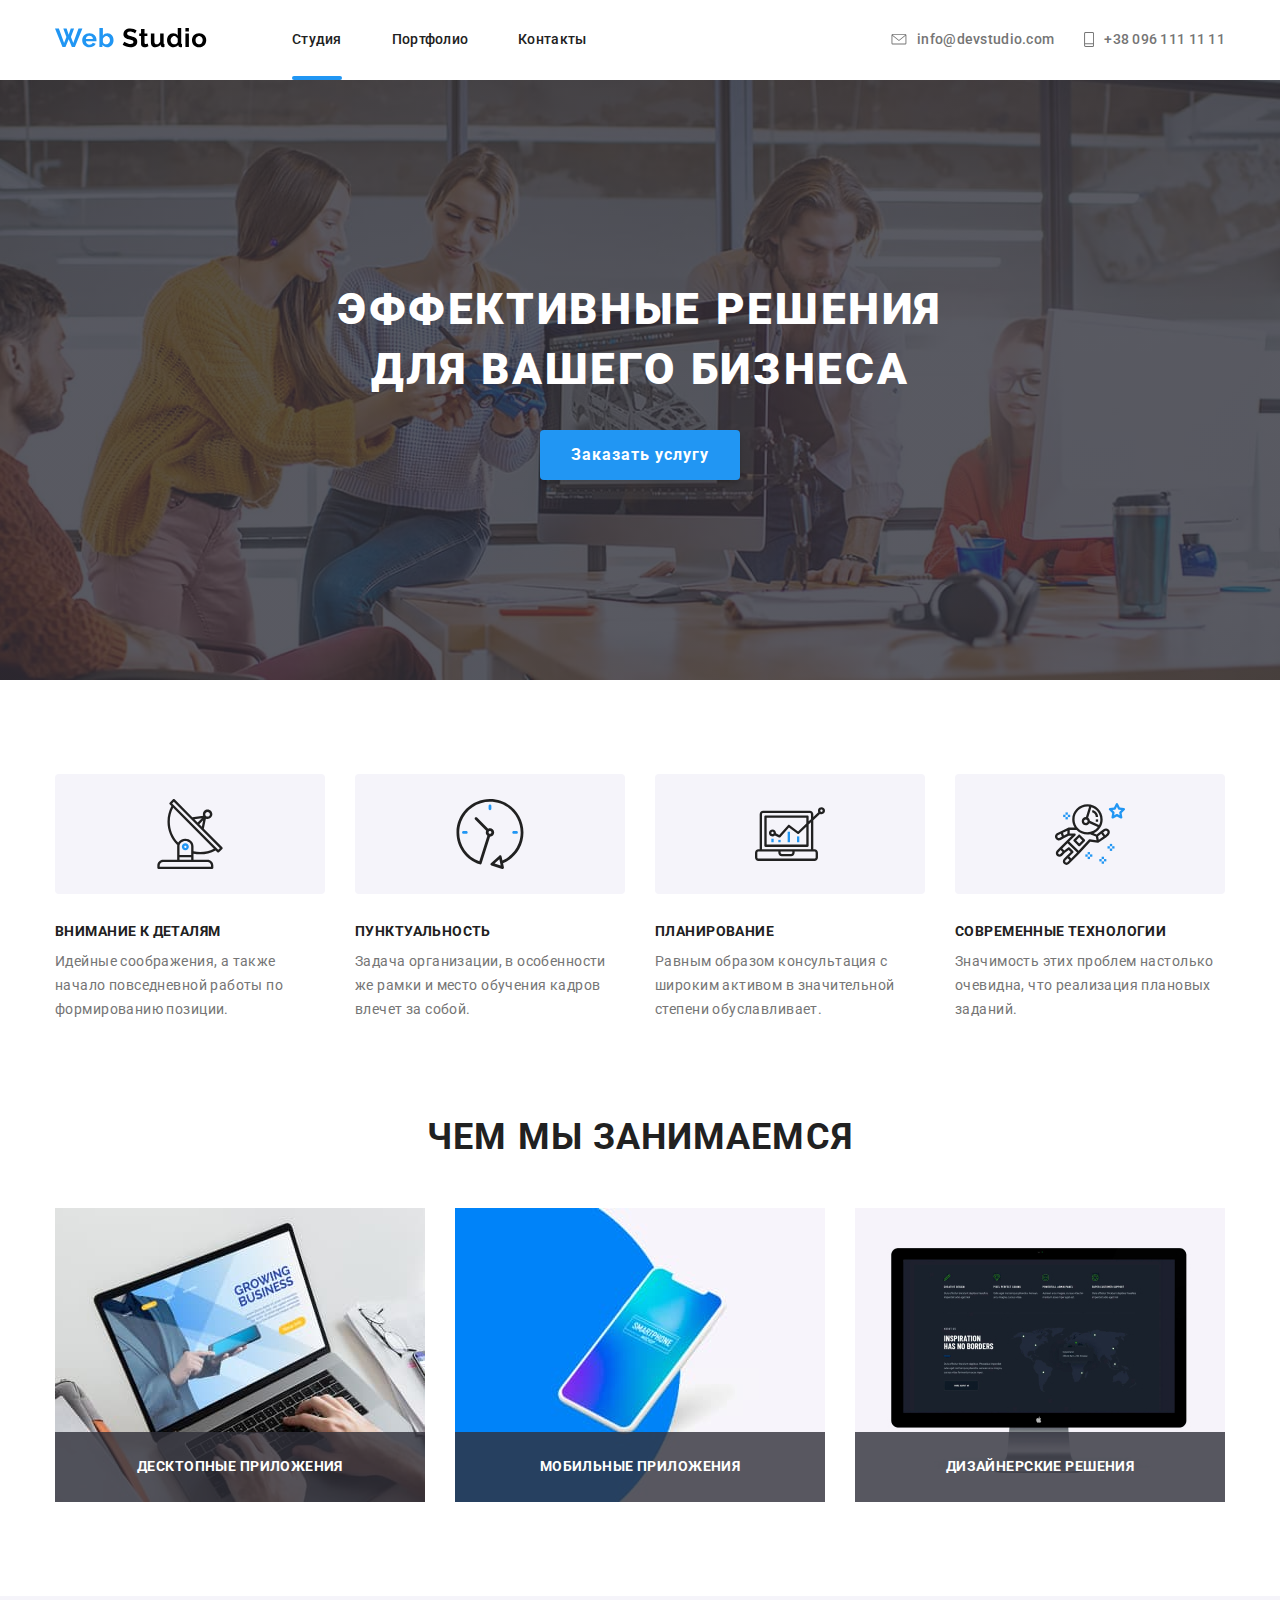
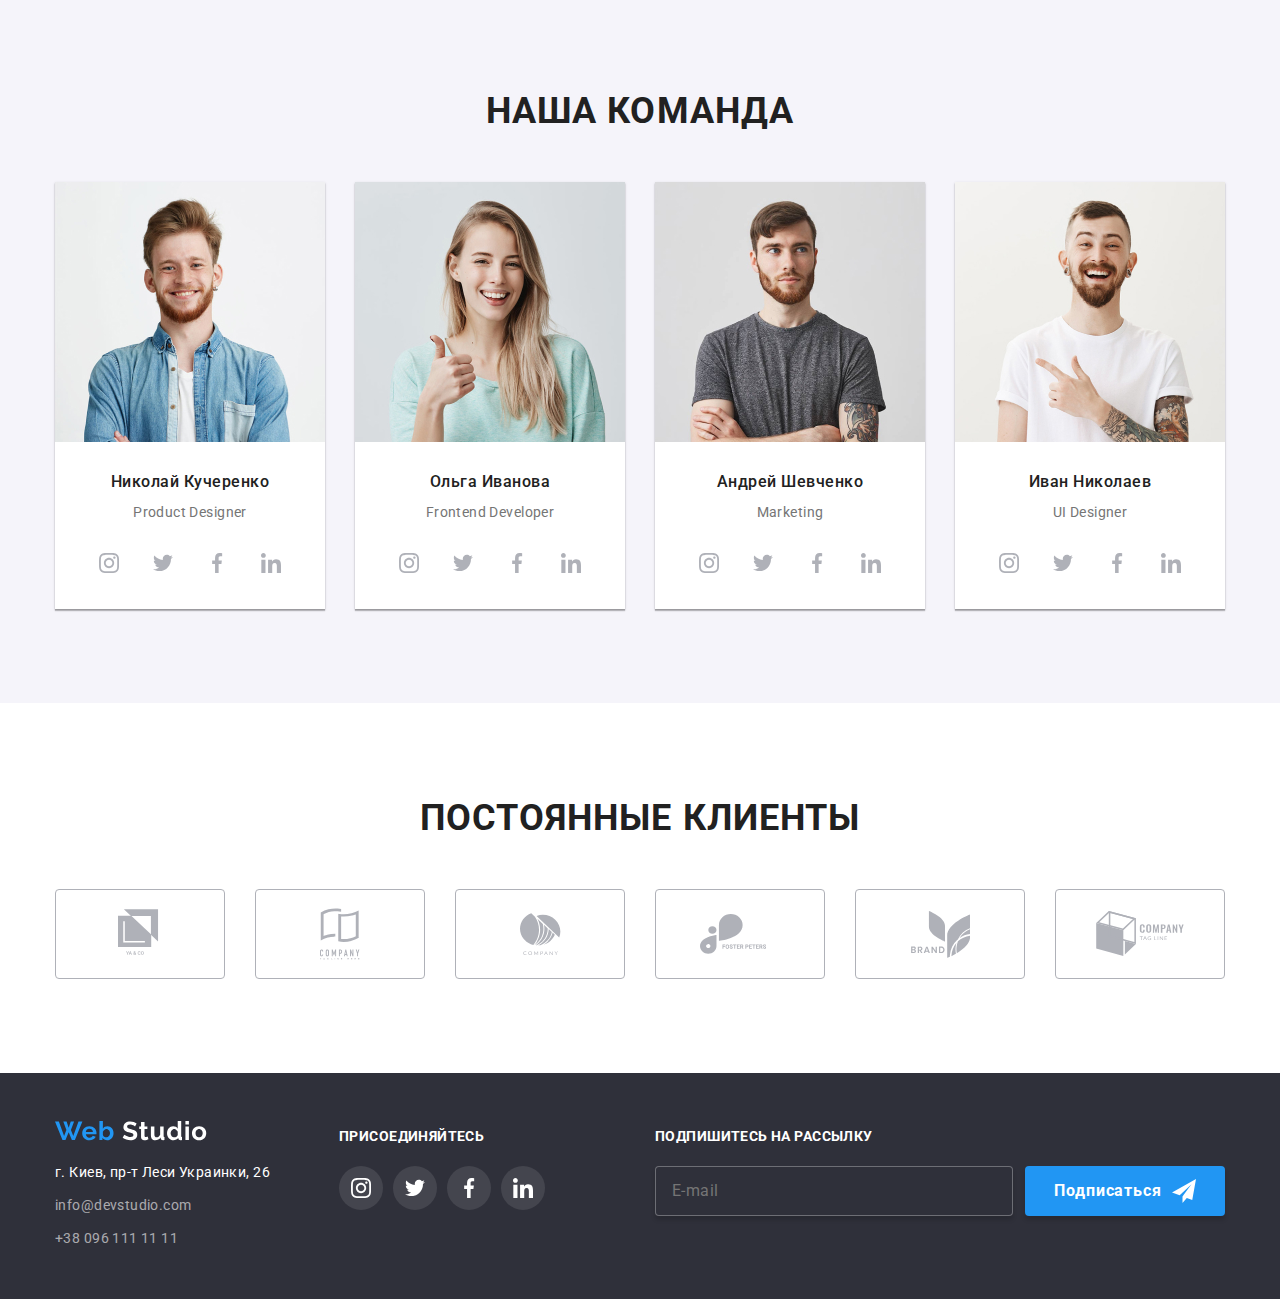
<file: index.html>
<!DOCTYPE html>
<html lang="ru">
  <head>
    <meta charset="UTF-8" />
    <meta name="format-detection" content="telephone=no" />
    <meta
      name="viewport"
      content="width=device-width, initial-scale=1.0, maximum-scale=1.0, user-scalable=no, shrink-to-fit=no"
    />
    <meta http-equiv="X-UA-Compatible" content="ie=edge" />
    <title>hw7-БЭМ</title>
    <link
      href="https://fonts.googleapis.com/css2?family=Raleway&family=Roboto:wght@300;400;500;700&display=swap"
      rel="stylesheet"
    />
    <link rel="stylesheet" href="css/main.min.css" />
  </head>
  <body>
    <header class="header">
      <div class="container">
        <ul class="header__items">
          <li class="header__item header__item-logo">
            <a href="#" class="logo">
              <img src="./img/logo.svg" alt="Web Studio" />
            </a>
          </li>
          <li class="header__item header__item-nav">
            <nav class="nav">
              <ul class="nav__items">
                <li class="nav__item">
                  <a href="index.html" class="nav__link is--current">Студия</a>
                </li>
                <li class="nav__item">
                  <a href="portfolio.html" class="nav__link">Портфолио</a>
                </li>
                <li class="nav__item">
                  <a href="#" class="nav__link">Контакты</a>
                </li>
              </ul>
            </nav>
          </li>
          <li class="header__item header__item-contact">
            <ul class="header-list">
              <li class="list__item">
                <a class="list__link" href="mailto:info@devstudio.com">
                  <svg class="list__link-icon--email" width="16" height="11.2">
                    <use xlink:href="./img/symbol-defs.svg#icon-email"></use>
                  </svg>
                  <span class="list__item-text">info@devstudio.com</span>
                </a>
              </li>
              <li class="list__item">
                <a class="list__link" href="tel:+380961111111">
                  <svg class="list__link-icon--phone" width="10" height="15">
                    <use xlink:href="./img/symbol-defs.svg#icon-phone"></use>
                  </svg>
                  <span class="list__item-text">+38 096 111 11 11</span>
                </a>
              </li>
            </ul>
          </li>
        </ul>
      </div>
    </header>

    <main class="layout">
      <section class="layout__sect-hero">
        <div class="container hero">
          <h1 class="hero__title">
            Эффективные решения для вашего бизнеса
          </h1>
          <button class="button hero__button" data-modal-open>
            <span class="hero__button-text"> Заказать услугу</span>
          </button>
        </div>
      </section>

      <section class="layout__sect">
        <div class="container">
          <ul class="container__items">
            <li class="container__item">
              <div class="container__img">
                <svg class="container__icon" width="70" height="70">
                  <use xlink:href="./img/symbol-defs.svg#icon-antenna-1"></use>
                </svg>
              </div>
              <p class="container__title">Внимание к деталям</p>
              <p class="container__text">
                Идейные соображения, а также начало повседневной работы по
                формированию позиции.
              </p>
            </li>
            <li class="container__item">
              <div class="container__img">
                <svg class="container__icon" width="70" height="70">
                  <use xlink:href="./img/symbol-defs.svg#icon-clock"></use>
                </svg>
              </div>
              <p class="container__title">Пунктуальность</p>
              <p class="container__text">
                Задача организации, в особенности же рамки и место обучения
                кадров влечет за собой.
              </p>
            </li>
            <li class="container__item">
              <div class="container__img">
                <svg class="container__icon" width="70" height="70">
                  <use xlink:href="./img/symbol-defs.svg#icon-diagram"></use>
                </svg>
              </div>
              <p class="container__title">Планирование</p>
              <p class="container__text">
                Равным образом консультация с широким активом в значительной
                степени обуславливает.
              </p>
            </li>
            <li class="container__item">
              <div class="container__img">
                <svg class="container__icon" width="70" height="70">
                  <use xlink:href="./img/symbol-defs.svg#icon-astronaut"></use>
                </svg>
              </div>
              <p class="container__title">Современные технологии</p>
              <p class="container__text">
                Значимость этих проблем настолько очевидна, что реализация
                плановых заданий.
              </p>
            </li>
          </ul>
        </div>
      </section>

      <section class="layout__sect is--no-padding-top">
        <div class="container">
          <h2 class="container__title is--main">Чем мы занимаемся</h2>
          <ul class="container__items">
            <li class="container__item">
              <div class="container__item-img">
                <img
                  src="./img/nout.jpg"
                  alt="ноутбук"
                  width="370"
                  height="294"
                  class="pic"
                />

                <h3 class="container__title is--second">
                  Десктопные приложения
                </h3>
              </div>
            </li>
            <li class="container__item">
              <div class="container__item-img">
                <img
                  src="./img/iphone.jpg"
                  alt="айфон"
                  width="370"
                  height="294"
                  class="pic"
                />
                <h3 class="container__title is--second">
                  Мобильные приложения
                </h3>
              </div>
            </li>
            <li class="container__item">
              <div class="container__item-img">
                <img
                  src="./img/mac.jpg"
                  alt="аймак"
                  width="370"
                  height="294"
                  class="pic"
                />

                <h3 class="container__title is--second">
                  Дизайнерские решения
                </h3>
              </div>
            </li>
          </ul>
        </div>
      </section>

      <section class="layout__sect is--background">
        <div class="container">
          <h2 class="container__title is--main">Наша команда</h2>
          <ul class="container__items">
            <li class="container__item is--card">
              <div class="container__item-img">
                <img
                  src="./img/john.jpg"
                  alt="фото Николая"
                  width="270"
                  height="260"
                  class="photo"
                />
              </div>
              <div class="container__information">
                <h3 class="container__title is--name">Николай Кучеренко</h3>
                <p class="container__text is--second">Product Designer</p>
                <ul class="socialmedia">
                  <li class="socialmedia__item">
                    <a
                      href="#"
                      aria-label="Instagram"
                      class="socialmedia__link"
                    >
                      <svg class="socialmedia-icon" width="20" height="20">
                        <use
                          xlink:href="./img/symbol-defs.svg#icon-instagram"
                        ></use>
                      </svg>
                    </a>
                  </li>

                  <li class="socialmedia__item">
                    <a href="#" aria-label="Twitter" class="socialmedia__link">
                      <svg class="socialmedia-icon" width="20" height="20">
                        <use
                          xlink:href="./img/symbol-defs.svg#icon-twitter"
                        ></use>
                      </svg>
                    </a>
                  </li>

                  <li class="socialmedia__item">
                    <a href="#" aria-label="Facebook" class="socialmedia__link">
                      <svg class="socialmedia-icon" width="20" height="20">
                        <use
                          xlink:href="./img/symbol-defs.svg#icon-facebook"
                        ></use>
                      </svg>
                    </a>
                  </li>

                  <li class="socialmedia__item">
                    <a href="#" aria-label="LinkedIn" class="socialmedia__link">
                      <svg class="socialmedia-icon" width="20" height="20">
                        <use
                          xlink:href="./img/symbol-defs.svg#icon-linkedin"
                        ></use>
                      </svg>
                    </a>
                  </li>
                </ul>
              </div>
            </li>

            <li class="container__item is--card">
              <div class="container__item-img">
                <img
                  src="./img/marta.jpg"
                  alt="фото Ольги"
                  width="270"
                  height="260"
                  class="photo"
                />
              </div>
              <div class="container__information">
                <h3 class="container__title is--name">Ольга Иванова</h3>
                <p class="container__text is--second">Frontend Developer</p>
                <ul class="socialmedia">
                  <li class="socialmedia__item">
                    <a
                      href="#"
                      aria-label="Instagram"
                      class="socialmedia__link"
                    >
                      <svg class="socialmedia-icon" width="20" height="20">
                        <use
                          xlink:href="./img/symbol-defs.svg#icon-instagram"
                        ></use>
                      </svg>
                    </a>
                  </li>

                  <li class="socialmedia__item">
                    <a href="#" aria-label="Twitter" class="socialmedia__link">
                      <svg class="socialmedia-icon" width="20" height="20">
                        <use
                          xlink:href="./img/symbol-defs.svg#icon-twitter"
                        ></use>
                      </svg>
                    </a>
                  </li>

                  <li class="socialmedia__item">
                    <a href="#" aria-label="Facebook" class="socialmedia__link">
                      <svg class="socialmedia-icon" width="20" height="20">
                        <use
                          xlink:href="./img/symbol-defs.svg#icon-facebook"
                        ></use>
                      </svg>
                    </a>
                  </li>

                  <li class="socialmedia__item">
                    <a href="#" aria-label="LinkedIn" class="socialmedia__link">
                      <svg class="socialmedia-icon" width="20" height="20">
                        <use
                          xlink:href="./img/symbol-defs.svg#icon-linkedin"
                        ></use>
                      </svg>
                    </a>
                  </li>
                </ul>
              </div>
            </li>

            <li class="container__item is--card">
              <div class="container__item-img">
                <img
                  src="./img/robert.jpg"
                  alt="фото Андрея"
                  width="270"
                  height="260"
                  class="photo"
                />
              </div>
              <div class="container__information">
                <h3 class="container__title is--name">Андрей Шевченко</h3>
                <p class="container__text is--second">Marketing</p>
                <ul class="socialmedia">
                  <li class="socialmedia__item">
                    <a
                      href="#"
                      aria-label="Instagram"
                      class="socialmedia__link"
                    >
                      <svg class="socialmedia-icon" width="20" height="20">
                        <use
                          xlink:href="./img/symbol-defs.svg#icon-instagram"
                        ></use>
                      </svg>
                    </a>
                  </li>

                  <li class="socialmedia__item">
                    <a href="#" aria-label="Twitter" class="socialmedia__link">
                      <svg class="socialmedia-icon" width="20" height="20">
                        <use
                          xlink:href="./img/symbol-defs.svg#icon-twitter"
                        ></use>
                      </svg>
                    </a>
                  </li>

                  <li class="socialmedia__item">
                    <a href="#" aria-label="Facebook" class="socialmedia__link">
                      <svg class="socialmedia-icon" width="20" height="20">
                        <use
                          xlink:href="./img/symbol-defs.svg#icon-facebook"
                        ></use>
                      </svg>
                    </a>
                  </li>

                  <li class="socialmedia__item">
                    <a href="#" aria-label="LinkedIn" class="socialmedia__link">
                      <svg class="socialmedia-icon" width="20" height="20">
                        <use
                          xlink:href="./img/symbol-defs.svg#icon-linkedin"
                        ></use>
                      </svg>
                    </a>
                  </li>
                </ul>
              </div>
            </li>

            <li class="container__item is--card">
              <div class="container__item-img">
                <img
                  src="./img/martin.jpg"
                  alt="фото Ивана"
                  width="270"
                  height="260"
                  class="photo"
                />
              </div>
              <div class="container__information">
                <h3 class="container__title is--name">Иван Николаев</h3>
                <p class="container__text is--second">UI Designer</p>
                <ul class="socialmedia">
                  <li class="socialmedia__item">
                    <a
                      href="#"
                      aria-label="Instagram"
                      class="socialmedia__link"
                    >
                      <svg class="socialmedia-icon" width="20" height="20">
                        <use
                          xlink:href="./img/symbol-defs.svg#icon-instagram"
                        ></use>
                      </svg>
                    </a>
                  </li>

                  <li class="socialmedia__item">
                    <a href="#" aria-label="Twitter" class="socialmedia__link">
                      <svg class="socialmedia-icon" width="20" height="20">
                        <use
                          xlink:href="./img/symbol-defs.svg#icon-twitter"
                        ></use>
                      </svg>
                    </a>
                  </li>

                  <li class="socialmedia__item">
                    <a href="#" aria-label="Facebook" class="socialmedia__link">
                      <svg class="socialmedia-icon" width="20" height="20">
                        <use
                          xlink:href="./img/symbol-defs.svg#icon-facebook"
                        ></use>
                      </svg>
                    </a>
                  </li>

                  <li class="socialmedia__item">
                    <a href="#" aria-label="LinkedIn" class="socialmedia__link">
                      <svg class="socialmedia-icon" width="20" height="20">
                        <use
                          xlink:href="./img/symbol-defs.svg#icon-linkedin"
                        ></use>
                      </svg>
                    </a>
                  </li>
                </ul>
              </div>
            </li>
          </ul>
        </div>
      </section>

      <section class="layout__sect">
        <div class="container">
          <h3 class="container__title is--main">Постоянные клиенты</h3>
          <ul class="container__items is--second">
            <li class="container__item">
              <a href="#" class="container__link">
                <svg class="container__icon" width="44.27" height="49.23">
                  <use xlink:href="./img/symbol-defs.svg#icon-company1"></use>
                </svg>
              </a>
            </li>
            <li class="container__item">
              <a href="#" class="container__link container__link-company">
                <svg class="container__icon" width="40" height="52">
                  <use xlink:href="./img/symbol-defs.svg#icon-company2"></use>
                </svg>
              </a>
            </li>
            <li class="container__item">
              <a href="#" class="container__link container__link-company">
                <svg class="container__icon" width="41" height="42.6">
                  <use xlink:href="./img/symbol-defs.svg#icon-company3"></use>
                </svg>
              </a>
            </li>
            <li class="container__item">
              <a href="#" class="container__link container__link-company">
                <svg class="container__icon" width="79.66" height="42.02">
                  <use xlink:href="./img/symbol-defs.svg#icon-company4"></use>
                </svg>
              </a>
            </li>
            <li class="container__item">
              <a href="#" class="container__link container__link-company">
                <svg class="container__icon" width="59" height="47">
                  <use xlink:href="./img/symbol-defs.svg#icon-company5"></use>
                </svg>
              </a>
            </li>
            <li class="container__item">
              <a href="#" class="container__link container__link-company">
                <svg class="container__icon" width="88.48" height="45.44">
                  <use xlink:href="./img/symbol-defs.svg#icon-company6"></use>
                </svg>
              </a>
            </li>
          </ul>
        </div>
      </section>
    </main>

    <footer class="footer">
      <div class="container is--footer">
        <div class="footer__flex">
          <div class="footer__item is--address">
            <a href="#" class="logo logo-footer">
              <img src="./img/logo-foot.svg" alt="Web Studio" />
            </a>
            <address class="address">
              <span class="address__text">г. Киев, пр-т Леси Украинки, 26</span>
            </address>
            <a href="mailto:info@devstudio.com" class="footer__email"
              >info@devstudio.com</a
            >
            <a href="tel:+380961111111" class="footer__phone"
              >+38 096 111 11 11</a
            >
          </div>
          <div class="footer__item is--join">
            <b class="join__text"> Присоединяйтесь </b>
            <ul class="socialmedia">
              <li class="socialmedia__item">
                <a
                  href=""
                  aria-label="Instagram"
                  class="socialmedia__link second"
                >
                  <svg class="socialmedia-icon" width="20" height="20">
                    <use
                      xlink:href="./img/symbol-defs.svg#icon-instagram"
                    ></use>
                  </svg>
                </a>
              </li>

              <li class="socialmedia__item">
                <a
                  href=""
                  aria-label="Twitter"
                  class="socialmedia__link second"
                >
                  <svg class="socialmedia-icon" width="20" height="20">
                    <use xlink:href="./img/symbol-defs.svg#icon-twitter"></use>
                  </svg>
                </a>
              </li>

              <li class="socialmedia__item">
                <a
                  href=""
                  aria-label="Facebook"
                  class="socialmedia__link second"
                >
                  <svg class="socialmedia-icon" width="20" height="20">
                    <use xlink:href="./img/symbol-defs.svg#icon-facebook"></use>
                  </svg>
                </a>
              </li>

              <li class="socialmedia__item">
                <a
                  href=""
                  aria-label="LinkedIn"
                  class="socialmedia__link second"
                >
                  <svg class="socialmedia-icon" width="20" height="20">
                    <use xlink:href="./img/symbol-defs.svg#icon-linkedin"></use>
                  </svg>
                </a>
              </li>
            </ul>
          </div>
          <div class="footer__item is--sudscribe">
            <b class="subscribe__text">Подпишитесь на рассылку</b>
            <form class="subscribe__container">
              <input
                class="subscribe__container-input"
                type="email"
                name="name"
                id="email"
                placeholder="E-mail"
              />
              <button type="submit" class="footer__button">
                <span>Подписаться</span>
                <svg class="footer__button-icon" width="24" height="24">
                  <use xlink:href="./img/symbol-defs.svg#icon-icon-send"></use>
                </svg>
              </button>
            </form>
          </div>
        </div>
      </div>
      <!-- Авторские права -->
      <!-- <div class="signature">
        <p class="signature__text">2020 | Developed by GoIT Students</p>
      </div> -->
    </footer>
    <div class="backdrop is-hidden" data-modal>
      <div class="backdrop-row">
        <div class="modal">
          <button class="close-button" data-modal-close>
            <svg class="close-button__icon" width="11" height="11">
              <use xlink:href="./img/sprite.svg#close-button"></use>
            </svg>
          </button>
          <form class="form">
            <h2 class="form__title">Оставьте свои данные, мы вам перезвоним</h2>
            <div class="form__field">
              <input
                class="form__input"
                type="text"
                name="name"
                id="name"
                placeholder=" "
              />
              <label for="name" class="form__label">Имя</label>
              <svg class="form__icon" width="12" height="12">
                <use xlink:href="./img/sprite.svg#form-input-name"></use>
              </svg>
            </div>
            <div class="form__field">
              <input
                class="form__input"
                type="tel"
                name="tel"
                id="tel"
                placeholder=" "
              />
              <label for="tel" class="form__label">Телефон</label>
              <svg class="form__icon" width="13" height="13">
                <use xlink:href="./img/sprite.svg#form-input-tel"></use>
              </svg>
            </div>
            <div class="form__field">
              <input
                class="form__input"
                type="email"
                name="mail"
                id="mail"
                placeholder=" "
              />
              <label for="mail" class="form__label">Почта</label>
              <svg class="form__icon" width="15" height="12">
                <use xlink:href="./img/sprite.svg#form-input-email"></use>
              </svg>
            </div>

            <div class="form__field textarea">
              <textarea
                name="comment"
                id="comment"
                cols="30"
                rows="10"
                class="form__input"
                placeholder=" "
              ></textarea>
              <label for="comment" class="form__label is--textarea"
                >Комментарий</label
              >
            </div>

            <div class="policy">
              <label class="form__label-policy">
                <input
                  class="form__input-policy"
                  type="checkbox"
                  name="policy"
                  id="policy"
                />
                <span class="policy__icon"></span>
                <span>
                  Соглашаюсь с рассылкой и принимаю
                  <a href="#" class="policy__link">Условия договора</a>
                </span>
              </label>
            </div>
            <button type="submit" class="submit-button">
              Отправить
            </button>
          </form>
        </div>
      </div>
    </div>
    <script src="./js/modal.js"></script>
  </body>
</html>
</file>
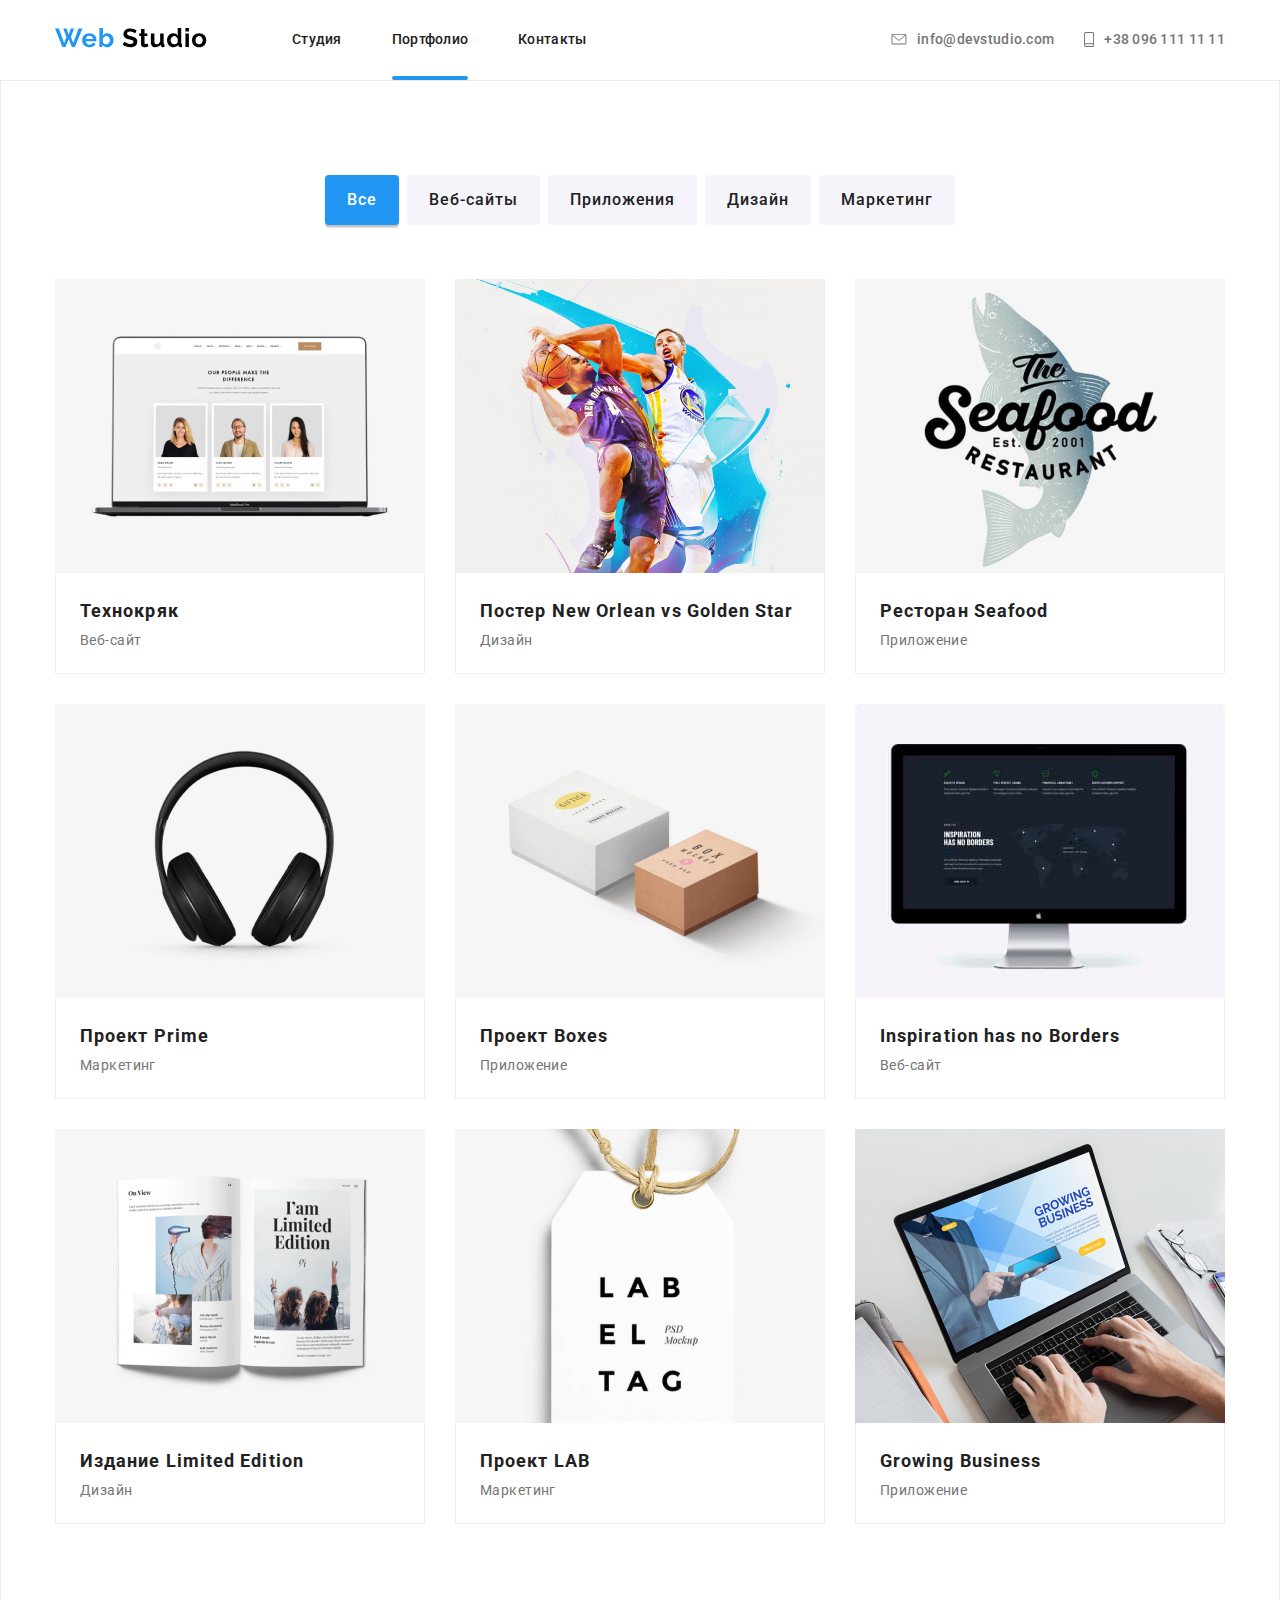
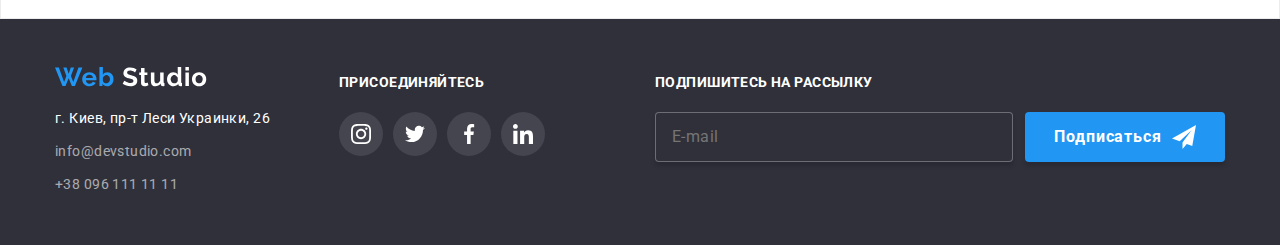
<file: portfolio.html>
<!DOCTYPE html>
<html lang="ru">
  <head>
    <meta charset="UTF-8" />
    <meta name="format-detection" content="telephone=no" />
    <meta
      name="viewport"
      content="width=device-width, initial-scale=1.0, maximum-scale=1.0, user-scalable=no, shrink-to-fit=no"
    />
    <meta http-equiv="X-UA-Compatible" content="ie=edge" />
    <title>hw7-БЭМ</title>
    <link
      href="https://fonts.googleapis.com/css2?family=Raleway&family=Roboto:wght@300;400;500;700&display=swap"
      rel="stylesheet"
    />
    <link rel="stylesheet" href="css/portfolio.min.css" />
  </head>

  <body>
    <header class="header">
      <div class="container">
        <ul class="header__items">
          <li class="header__item header__item-logo">
            <a href="" class="logo">
              <img src="./img/logo.svg" alt="Web Studio" />
            </a>
          </li>
          <li class="header__item header__item-nav">
            <nav class="nav">
              <ul class="nav__items">
                <li class="nav__item">
                  <a href="index.html" class="nav__link">Студия</a>
                </li>
                <li class="nav__item">
                  <a href="portfolio.html" class="nav__link is--current"
                    >Портфолио</a
                  >
                </li>
                <li class="nav__item">
                  <a href="" class="nav__link">Контакты</a>
                </li>
              </ul>
            </nav>
          </li>
          <li class="header__item header__item-contact">
            <ul class="header-list">
              <li class="list__item">
                <a class="list__link" href="mailto:info@devstudio.com">
                  <svg class="list__link-icon--email" width="16" height="11.2">
                    <use xlink:href="./img/symbol-defs.svg#icon-email"></use>
                  </svg>
                  <span class="list__item-text">info@devstudio.com</span>
                </a>
              </li>
              <li class="list__item">
                <a class="list__link" href="tel:+380961111111">
                  <svg class="list__link-icon--phone" width="10" height="15">
                    <use xlink:href="./img/symbol-defs.svg#icon-phone"></use>
                  </svg>
                  <span class="list__item-text">+38 096 111 11 11</span>
                </a>
              </li>
            </ul>
          </li>
        </ul>
      </div>
    </header>

    <main class="layout">
      <section class="layout__sect portfolio">
        <div class="container">
          <ul class="list">
            <li class="list__item-portfolio">
              <button class="list__button is--current">Все</button>
            </li>
            <li class="list__item-portfolio">
              <button class="list__button">Веб-сайты</button>
            </li>
            <li class="list__item-portfolio">
              <button class="list__button">Приложения</button>
            </li>
            <li class="list__item-portfolio">
              <button class="list__button">Дизайн</button>
            </li>
            <li class="list__item-portfolio">
              <button class="list__button">Маркетинг</button>
            </li>
          </ul>

          <ul class="projects-list">
            <li class="projects-list__item">
              <a href="#" class="projects-list__link">
                <div class="projects-list__thumb">
                  <img
                    src="./img/technokryak.jpg"
                    alt="ноутбук"
                    width="370"
                    height="294"
                    class="projects-list__img"
                  />
                  <div class="overlay">
                    <p class="projects-list__meta">
                      Технокряк это современная площадка распространения
                      коронавируса. Компании используют эту платформу для
                      цифрового шпионажа и атак на защищённые сервера
                      конкурентов.
                    </p>
                  </div>
                </div>
                <div class="projects-list__text">
                  <p class="projects-list__title">Технокряк</p>
                  <p class="projects-list__detail">Веб-сайт</p>
                </div>
              </a>
            </li>
            <li class="projects-list__item">
              <a href="#" class="projects-list__link">
                <div class="projects-list__thumb">
                  <img
                    src="./img/new-orlean-gs.jpg"
                    alt="два баскетболиста"
                    width="370"
                    height="294"
                    class="projects-list__img"
                  />
                  <div class="overlay">
                    <p class="projects-list__meta">
                      Lorem ipsum dolor, sit amet consectetur adipisicing elit.
                      Iure numquam repellat voluptates facere ipsa qui nulla
                      mollitia!
                    </p>
                  </div>
                </div>
                <div class="projects-list__text">
                  <p class="projects-list__title">
                    Постер New Orlean vs Golden Star
                  </p>
                  <p class="projects-list__detail">Дизайн</p>
                </div>
              </a>
            </li>
            <li class="projects-list__item">
              <a href="#" class="projects-list__link">
                <div class="projects-list__thumb">
                  <img
                    src="./img/seafood.jpg"
                    alt="лосось"
                    width="370"
                    height="294"
                    class="projects-list__img"
                  />
                  <div class="overlay">
                    <p class="projects-list__meta">
                      Lorem ipsum dolor, sit amet consectetur adipisicing elit.
                      Iure numquam repellat voluptates facere ipsa qui nulla
                      mollitia!
                    </p>
                  </div>
                </div>
                <div class="projects-list__text">
                  <p class="projects-list__title">Ресторан Seafood</p>
                  <p class="projects-list__detail">Приложение</p>
                </div>
              </a>
            </li>
            <li class="projects-list__item">
              <a href="#" class="projects-list__link">
                <div class="projects-list__thumb">
                  <img
                    src="./img/prime.jpg"
                    alt="наушники"
                    width="370"
                    height="294"
                    class="projects-list__img"
                  />
                  <div class="overlay">
                    <p class="projects-list__meta">
                      Lorem ipsum dolor, sit amet consectetur adipisicing elit.
                      Iure numquam repellat voluptates facere ipsa qui nulla
                      mollitia!
                    </p>
                  </div>
                </div>
                <div class="projects-list__text">
                  <p class="projects-list__title">Проект Prime</p>
                  <p class="projects-list__detail">Маркетинг</p>
                </div>
              </a>
            </li>
            <li class="projects-list__item">
              <a href="#" class="projects-list__link">
                <div class="projects-list__thumb">
                  <img
                    src="./img/boxes.jpg"
                    alt="две коробки"
                    width="370"
                    height="294"
                    class="projects-list__img"
                  />
                  <div class="overlay">
                    <p class="projects-list__meta">
                      Lorem ipsum dolor, sit amet consectetur adipisicing elit.
                      Iure numquam repellat voluptates facere ipsa qui nulla
                      mollitia!
                    </p>
                  </div>
                </div>
                <div class="projects-list__text">
                  <p class="projects-list__title">Проект Boxes</p>
                  <p class="projects-list__detail">Приложение</p>
                </div>
              </a>
            </li>
            <li class="projects-list__item">
              <a href="#" class="projects-list__link">
                <div class="projects-list__thumb">
                  <img
                    src="./img/inspiration.jpg"
                    alt="аймак"
                    width="370"
                    height="294"
                    class="projects-list__img"
                  />
                  <div class="overlay">
                    <p class="projects-list__meta">
                      Lorem ipsum dolor, sit amet consectetur adipisicing elit.
                      Iure numquam repellat voluptates facere ipsa qui nulla
                      mollitia!
                    </p>
                  </div>
                </div>
                <div class="projects-list__text">
                  <p class="projects-list__title">Inspiration has no Borders</p>
                  <p class="projects-list__detail">Веб-сайт</p>
                </div>
              </a>
            </li>
            <li class="projects-list__item">
              <a href="#" class="projects-list__link">
                <div class="projects-list__thumb">
                  <img
                    src="./img/limited-edition.jpg"
                    alt="открытая книга"
                    width="370"
                    height="294"
                    class="projects-list__img"
                  />
                  <div class="overlay">
                    <p class="projects-list__meta">
                      Lorem ipsum dolor, sit amet consectetur adipisicing elit.
                      Iure numquam repellat voluptates facere ipsa qui nulla
                      mollitia!
                    </p>
                  </div>
                </div>
                <div class="projects-list__text">
                  <p class="projects-list__title">Издание Limited Edition</p>
                  <p class="projects-list__detail">Дизайн</p>
                </div>
              </a>
            </li>
            <li class="projects-list__item">
              <a href="#" class="projects-list__link">
                <div class="projects-list__thumb">
                  <img
                    src="./img/lab.jpg"
                    alt="бирка"
                    width="370"
                    height="294"
                    class="projects-list__img"
                  />
                  <div class="overlay">
                    <p class="projects-list__meta">
                      Lorem ipsum dolor, sit amet consectetur adipisicing elit.
                      Iure numquam repellat voluptates facere ipsa qui nulla
                      mollitia!
                    </p>
                  </div>
                </div>
                <div class="projects-list__text">
                  <p class="projects-list__title">Проект LAB</p>
                  <p class="projects-list__detail">Маркетинг</p>
                </div>
              </a>
            </li>
            <li class="projects-list__item">
              <a href="#" class="projects-list__link">
                <div class="projects-list__thumb">
                  <img
                    src="./img/growing-business.jpg"
                    alt="две руки на ноутбуке"
                    width="370"
                    height="294"
                    class="projects-list__img"
                  />
                  <div class="overlay">
                    <p class="projects-list__meta">
                      Lorem ipsum dolor, sit amet consectetur adipisicing elit.
                      Iure numquam repellat voluptates facere ipsa qui nulla
                      mollitia!
                    </p>
                  </div>
                </div>
                <div class="projects-list__text">
                  <p class="projects-list__title">Growing Business</p>
                  <p class="projects-list__detail">Приложение</p>
                </div>
              </a>
            </li>
          </ul>
        </div>
      </section>
    </main>

    <footer class="footer">
      <div class="container is--footer">
        <div class="footer__flex">
          <div class="footer__item is--address">
            <a href="#" class="logo logo-footer">
              <img src="./img/logo-foot.svg" alt="Web Studio" />
            </a>
            <address class="address">
              <span class="address__text">г. Киев, пр-т Леси Украинки, 26</span>
            </address>
            <a href="mailto:info@devstudio.com" class="footer__email"
              >info@devstudio.com</a
            >
            <a href="tel:+380961111111" class="footer__phone"
              >+38 096 111 11 11</a
            >
          </div>
          <div class="footer__item is--join">
            <b class="join__text"> Присоединяйтесь </b>
            <ul class="socialmedia">
              <li class="socialmedia__item">
                <a
                  href=""
                  aria-label="Instagram"
                  class="socialmedia__link second"
                >
                  <svg class="socialmedia-icon" width="20" height="20">
                    <use
                      xlink:href="./img/symbol-defs.svg#icon-instagram"
                    ></use>
                  </svg>
                </a>
              </li>

              <li class="socialmedia__item">
                <a
                  href=""
                  aria-label="Twitter"
                  class="socialmedia__link second"
                >
                  <svg class="socialmedia-icon" width="20" height="20">
                    <use xlink:href="./img/symbol-defs.svg#icon-twitter"></use>
                  </svg>
                </a>
              </li>

              <li class="socialmedia__item">
                <a
                  href=""
                  aria-label="Facebook"
                  class="socialmedia__link second"
                >
                  <svg class="socialmedia-icon" width="20" height="20">
                    <use xlink:href="./img/symbol-defs.svg#icon-facebook"></use>
                  </svg>
                </a>
              </li>

              <li class="socialmedia__item">
                <a
                  href=""
                  aria-label="LinkedIn"
                  class="socialmedia__link second"
                >
                  <svg class="socialmedia-icon" width="20" height="20">
                    <use xlink:href="./img/symbol-defs.svg#icon-linkedin"></use>
                  </svg>
                </a>
              </li>
            </ul>
          </div>
          <div class="footer__item is--sudscribe">
            <b class="subscribe__text">Подпишитесь на рассылку</b>
            <form class="subscribe__container">
              <input
                class="subscribe__container-input"
                type="email"
                name="name"
                id="email"
                placeholder="E-mail"
              />
              <button class="footer__button">
                <span>Подписаться</span>
                <svg class="footer__button-icon" width="24" height="24">
                  <use xlink:href="./img/symbol-defs.svg#icon-icon-send"></use>
                </svg>
              </button>
            </form>
          </div>
        </div>
      </div>
      <!-- Авторские права -->
      <!-- <div class="signature">
        <p class="signature__text">2020 | Developed by GoIT Students</p>
      </div> -->
    </footer>
  </body>
</html>
</file>
<file: css/main.min.css>
html,body,div,span,applet,object,iframe,h1,h2,h3,h4,h5,h6,p,blockquote,pre,a,abbr,acronym,address,big,cite,code,del,dfn,img,ins,kbd,q,s,samp,small,strike,strong,sub,sup,tt,var,b,u,center,dl,dt,dd,ol,ul,li,fieldset,form,label,legend,table,caption,tbody,tfoot,thead,tr,th,td,article,aside,canvas,details,embed,figure,figcaption,footer,header,hgroup,menu,nav,output,ruby,section,summary,time,mark,audio,video{border:0;font-size:100%;font:inherit;vertical-align:baseline;margin:0;padding:0}article,aside,details,figcaption,figure,footer,header,hgroup,menu,nav,section{display:block}body{line-height:1}ol,ul{list-style:none}blockquote,q{quotes:none}blockquote:before,blockquote:after,q:before,q:after{content:none}table{border-collapse:collapse;border-spacing:0}*,*::before,*::after{-webkit-box-sizing:inherit;box-sizing:inherit}html{-webkit-box-sizing:border-box;box-sizing:border-box}html,body{width:100%;height:100%}body{background-color:#fff;font-family:"Roboto",sans-serif;font-weight:400;font-size:14px;min-width:320px;line-height:1.42;overflow-y:auto;overflow-x:hidden;letter-spacing:0.03em;display:-webkit-box;display:-ms-flexbox;display:flex;-webkit-box-orient:vertical;-webkit-box-direction:normal;-ms-flex-direction:column;flex-direction:column}header{-webkit-box-flex:0;-ms-flex:0 0 auto;flex:0 0 auto}main{-webkit-box-flex:1;-ms-flex:1 0 auto;flex:1 0 auto}footer{-webkit-box-flex:0;-ms-flex:0 0 auto;flex:0 0 auto}h1,h2,h3,h4,h5,h6{font-weight:700;color:#212121}a{display:inline-block;text-decoration:none;color:inherit}img{display:block;max-width:100%}svg{fill:currentColor}input,textarea{font-family:"Roboto",sans-serif;font-weight:400}button{border:none}:focus{outline:none}.nav{font-weight:500;font-size:14px;letter-spacing:0.02em;color:#212121;text-decoration:none}.nav__items{display:-webkit-box;display:-ms-flexbox;display:flex;margin:0 -25px}.nav__item{padding:0 25px}.nav__link{padding:32px 0;position:relative;-webkit-transition:250ms cubic-bezier(0.4, 0, 0.2, 1);transition:250ms cubic-bezier(0.4, 0, 0.2, 1)}.nav__link:hover,.nav__link:focus{color:#2196f3}.nav__link.is--current::after{content:"";bottom:0;left:0;right:0;position:absolute;border-bottom:4px solid #2196f3;border-radius:2px}.button,.list__button,.submit-button,.footer__button{background-color:#2196f3;color:#fff;-webkit-box-shadow:0px 4px 4px rgba(0,0,0,0.15);box-shadow:0px 4px 4px rgba(0,0,0,0.15);text-decoration:none;font-family:inherit;font-weight:700;font-size:16px;line-height:1.87;letter-spacing:0.06em;cursor:pointer;min-width:200px;min-height:50px;text-align:center;border-radius:4px}.list__button{display:inline-block;color:#212121;background-color:#f5f4fa;-webkit-box-shadow:none;box-shadow:none;font-family:inherit;font-weight:500;line-height:1.62;padding:6px 22px;min-width:73px;-webkit-transition:250ms cubic-bezier(0.4, 0, 0.2, 1);transition:250ms cubic-bezier(0.4, 0, 0.2, 1)}.list__button:hover,.list__button:focus,.list__button.is--current{color:#fff;background-color:#2196f3;-webkit-box-shadow:0px 2px 2px rgba(0,0,0,0.12),0px 1px 2px rgba(0,0,0,0.08),0px 3px 1px rgba(0,0,0,0.1);box-shadow:0px 2px 2px rgba(0,0,0,0.12),0px 1px 2px rgba(0,0,0,0.08),0px 3px 1px rgba(0,0,0,0.1)}.submit-button{display:block;margin-left:auto;margin-right:auto}.footer__button{display:-webkit-inline-box;display:-ms-inline-flexbox;display:inline-flex;-webkit-box-pack:center;-ms-flex-pack:center;justify-content:center;-webkit-box-align:center;-ms-flex-align:center;align-items:center;padding:0}.footer__button-icon{margin-left:10px}.list{display:-webkit-box;display:-ms-flexbox;display:flex;-webkit-box-align:center;-ms-flex-align:center;align-items:center;-webkit-box-pack:center;-ms-flex-pack:center;justify-content:center;margin:-4px -4px;margin-bottom:50px}.list__link{letter-spacing:0.02em;display:-webkit-box;display:-ms-flexbox;display:flex;-webkit-box-align:center;-ms-flex-align:center;align-items:center;-webkit-transition:250ms cubic-bezier(0.4, 0, 0.2, 1);transition:250ms cubic-bezier(0.4, 0, 0.2, 1)}.list__link:hover,.list__link:focus{color:#2196f3}.list__item{padding:7px 15px}.list__item-portfolio{padding:4px 4px}.list__link-icon{display:-webkit-box;display:-ms-flexbox;display:flex;fill:#757575;margin-right:10px}.list__link-icon--phone,.list__link-icon--email{fill:currentColor;margin-right:10px}.list__item-text{font-weight:500}.projects-list{display:-webkit-box;display:-ms-flexbox;display:flex;-ms-flex-wrap:wrap;flex-wrap:wrap;margin:-15px -15px}.projects-list__title{color:#212121;font-weight:700;font-size:18px;line-height:2;letter-spacing:0.06em}.projects-list__detail{color:#757575;margin-top:0;margin-bottom:0;font-size:14px;line-height:1.71}.projects-list__item{width:370px;margin:15px 15px}.projects-list__text{padding:20px 24px;background:#fff;-webkit-box-sizing:border-box;box-sizing:border-box;border-left:1px solid #eee;border-right:1px solid #eee;border-bottom:1px solid #eee}.projects-list__thumb{-o-object-fit:cover;object-fit:cover;position:relative;display:-webkit-box;display:-ms-flexbox;display:flex;overflow:hidden}.projects-list__meta{position:absolute;font-weight:300;font-size:18px;line-height:1.56;letter-spacing:0.03em;max-width:322px;color:#fff}.projects-list__link{-webkit-transition:all 250ms cubic-bezier(0.4, 0, 0.2, 1);transition:all 250ms cubic-bezier(0.4, 0, 0.2, 1)}.projects-list__link:hover,.projects-list__link:focus{-webkit-box-shadow:1px 4px 6px rgba(0,0,0,0.16),0px 4px 4px rgba(0,0,0,0.06),0px 1px 1px rgba(0,0,0,0.12);box-shadow:1px 4px 6px rgba(0,0,0,0.16),0px 4px 4px rgba(0,0,0,0.06),0px 1px 1px rgba(0,0,0,0.12)}.projects-list__link:hover .overlay,.projects-list__link:focus .overlay{opacity:0.9;-webkit-transform:translateY(0);transform:translateY(0)}.socialmedia{display:-webkit-box;display:-ms-flexbox;display:flex;-webkit-box-pack:center;-ms-flex-pack:center;justify-content:center;margin-left:auto;margin-right:auto;color:#afb1b8;margin:0 -5px}.socialmedia__item{padding:0 5px}.socialmedia__link{display:-webkit-box;display:-ms-flexbox;display:flex;-webkit-box-pack:center;-ms-flex-pack:center;justify-content:center;-webkit-box-align:center;-ms-flex-align:center;align-items:center;height:100%;width:44px;height:44px;border-radius:50%;-webkit-transition:250ms cubic-bezier(0.4, 0, 0.2, 1);transition:250ms cubic-bezier(0.4, 0, 0.2, 1)}.socialmedia__link.second{background-color:rgba(255,255,255,0.1);color:#fff}.socialmedia__link:hover,.socialmedia__link:focus{background-color:#2196f3;color:#fff}.socialmedia__icon{fill:currentColor}.modal{position:relative;margin:auto;height:581px;max-width:528px;width:100%;padding:40px;color:#757575;background:#fff;-webkit-box-shadow:0px 2px 1px rgba(0,0,0,0.2),0px 1px 1px rgba(0,0,0,0.14),0px 1px 3px rgba(0,0,0,0.12);box-shadow:0px 2px 1px rgba(0,0,0,0.2),0px 1px 1px rgba(0,0,0,0.14),0px 1px 3px rgba(0,0,0,0.12);border-radius:4px;-webkit-transform:translateY(0);transform:translateY(0);-webkit-transition:-webkit-transform 250ms cubic-bezier(0.4, 0, 0.2, 1);transition:-webkit-transform 250ms cubic-bezier(0.4, 0, 0.2, 1);transition:transform 250ms cubic-bezier(0.4, 0, 0.2, 1);transition:transform 250ms cubic-bezier(0.4, 0, 0.2, 1), -webkit-transform 250ms cubic-bezier(0.4, 0, 0.2, 1)}.backdrop{position:fixed;z-index:200;top:0;left:0;width:100%;height:100%;background-color:rgba(49,48,46,0.5);-webkit-transition:500ms cubic-bezier(0.4, 0, 0.2, 1);transition:500ms cubic-bezier(0.4, 0, 0.2, 1);-webkit-transform:scale(1);transform:scale(1)}.backdrop.is-hidden{opacity:0;pointer-events:none;-webkit-transform:scale(2);transform:scale(2)}.backdrop-row{position:absolute;left:0;right:0;top:0;bottom:0;display:-webkit-box;display:-ms-flexbox;display:flex}textarea{resize:none;width:100%;border:1px solid rgba(33,33,33,0.2);-webkit-box-sizing:border-box;box-sizing:border-box;border-radius:4px;padding:12px 16px;height:120px}.form__title{font-weight:700;font-size:20px;line-height:1.15;text-align:center;margin-bottom:30px}.form__field{position:relative;margin-bottom:28px}.form__label{position:absolute;bottom:50%;-webkit-transform:translateY(50%);transform:translateY(50%);left:42px;-webkit-transition:-webkit-transform 250ms linear;transition:-webkit-transform 250ms linear;transition:transform 250ms linear;transition:transform 250ms linear, -webkit-transform 250ms linear}.form__icon{position:absolute;bottom:50%;-webkit-transform:translateY(50%);transform:translateY(50%);left:18px;-webkit-transition:-webkit-transform 250ms linear;transition:-webkit-transform 250ms linear;transition:transform 250ms linear;transition:transform 250ms linear, -webkit-transform 250ms linear}.form__field input{padding:12px 42px;width:100%;border:1px solid rgba(33,33,33,0.2);-webkit-box-sizing:border-box;box-sizing:border-box;border-radius:4px}.textarea{margin-bottom:20px}.policy__link{text-decoration:underline;color:#2196f3}.form__icon{fill:#212121}.form__input:focus,.form__input:hover{border:1px solid #2196f3}.form__input:focus+.form__label,.form__input:not(:placeholder-shown)+.form__label{color:#2196f3;-webkit-transform:translate(-30px, -20px);transform:translate(-30px, -20px)}.form__input:focus ~ .form__icon{fill:#2196f3}.form__label.is--textarea{top:-30%;left:14px;-webkit-transform:translateY(50%);transform:translateY(50%);-webkit-transition:-webkit-transform 250ms linear;transition:-webkit-transform 250ms linear;transition:transform 250ms linear;transition:transform 250ms linear, -webkit-transform 250ms linear}.form__input:focus+.form__label.is--textarea,.form__input:not(:placeholder-shown)+.form__label.is--textarea{-webkit-transform:translateY(17%);transform:translateY(17%)}.form__label-policy{display:-webkit-box;display:-ms-flexbox;display:flex;-webkit-box-align:center;-ms-flex-align:center;align-items:center;-webkit-box-pack:center;-ms-flex-pack:center;justify-content:center;font-size:14px;line-height:1.71;letter-spacing:0.03em;color:#757575;padding-left:24px;cursor:pointer}.form__input-policy{-webkit-appearance:none;-moz-appearance:none;appearance:none;margin:0px}.form__input-policy:checked ~ .policy__icon{background-color:#2196f3;background-image:url(../img/icon-check.svg);background-size:contain;background-origin:border-box;border-color:#2196f3}.policy{margin-bottom:20px;display:inline-block;position:relative}.policy__icon{position:absolute;display:-webkit-box;display:-ms-flexbox;display:flex;-webkit-box-align:center;-ms-flex-align:center;align-items:center;-webkit-box-pack:center;-ms-flex-pack:center;justify-content:center;width:16px;height:15px;top:50%;left:2px;-webkit-transform:translateY(-50%);transform:translateY(-50%);border:2px solid #212121;border-radius:4px}.close-button{width:30px;height:30px;position:absolute;padding:0;right:8px;top:8px;cursor:pointer;background-color:#fff;border:1px solid rgba(0,0,0,0.1);border-radius:50%}.close-button__icon{fill:#212121}.close-button:hover .close-button__icon{fill:#2196f3}.overlay{display:-webkit-box;display:-ms-flexbox;display:flex;-webkit-box-pack:center;-ms-flex-pack:center;justify-content:center;-webkit-box-align:center;-ms-flex-align:center;align-items:center;position:absolute;height:100%;width:100%;background-color:#2196f3;-webkit-transform:translateY(100%);transform:translateY(100%);-webkit-transition:-webkit-transform 250ms cubic-bezier(0.4, 0, 0.2, 1);transition:-webkit-transform 250ms cubic-bezier(0.4, 0, 0.2, 1);transition:transform 250ms cubic-bezier(0.4, 0, 0.2, 1);transition:transform 250ms cubic-bezier(0.4, 0, 0.2, 1), -webkit-transform 250ms cubic-bezier(0.4, 0, 0.2, 1)}.header__items{display:-webkit-box;display:-ms-flexbox;display:flex;-webkit-box-align:center;-ms-flex-align:center;align-items:center}.header__item{font-weight:500;font-size:14px;line-height:1.14;letter-spacing:0.02em;color:#757575}.header__item-contact{margin-left:auto}.header__item-logo{max-width:237px;width:100%}.header-list{display:-webkit-box;display:-ms-flexbox;display:flex;-webkit-box-align:center;-ms-flex-align:center;align-items:center;margin-left:auto;-ms-flex-wrap:wrap;flex-wrap:wrap;margin:0 -15px}.layout__sect-hero{text-align:center;min-height:600px;max-width:1920px;margin-left:auto;margin-right:auto;background-color:#2f303a;background-image:-webkit-gradient(linear, left top, left bottom, from(rgba(47,48,58,0.8)), to(rgba(47,48,58,0.8))),url(../img/hero-img.jpg);background-image:linear-gradient(rgba(47,48,58,0.8), rgba(47,48,58,0.8)),url(../img/hero-img.jpg);background-repeat:no-repeat;background-position:center;background-size:cover;padding-top:200px;padding-bottom:200px}.hero__title{margin-top:0;margin-bottom:30px;font-weight:900;font-size:44px;line-height:1.36;text-align:center;letter-spacing:0.06em;text-transform:uppercase;color:#fff}.container.hero{text-align:center;width:696px}.layout__sect{padding-top:94px;padding-bottom:94px}.layout__sect.portfolio{border:1px solid #ececec}.layout__sect.is--no-padding-top{padding-top:0}.layout__sect.is--background{background-color:#f5f4fa}.container{max-width:1200px;width:100%;padding:0 15px;margin:0 auto;-webkit-box-align:center;-ms-flex-align:center;align-items:center}.container__title{font-weight:700;font-size:14px;line-height:1.14;letter-spacing:0.03em;color:#212121;text-transform:uppercase;margin-bottom:10px}.container__title.is--main{font-size:36px;line-height:1.17;text-align:center;margin-bottom:50px}.container__title.is--second{text-align:center;color:#fff;background-color:rgba(47,48,58,0.8);padding-bottom:27px;padding-top:27px;margin:0px;width:100%;position:absolute;bottom:0;right:0}.container__title.is--name{font-weight:500;font-size:16px;line-height:1.19;text-align:center;text-transform:none}.container__item-img{position:relative;width:100%;height:100%;-o-object-fit:cover;object-fit:cover}.container__items{display:-webkit-box;display:-ms-flexbox;display:flex;-webkit-box-pack:center;-ms-flex-pack:center;justify-content:center;-webkit-box-align:center;-ms-flex-align:center;align-items:center;margin:0 -15px}.container__items.is--second{color:#afb1b8}.container__item{padding:0 15px}.container__item.is--card{padding:0;margin:0 15px;min-width:270px;background:#fff;-webkit-box-shadow:0px 2px 1px rgba(0,0,0,0.2),0px 1px 1px rgba(0,0,0,0.14),0px 1px 3px rgba(0,0,0,0.12);box-shadow:0px 2px 1px rgba(0,0,0,0.2),0px 1px 1px rgba(0,0,0,0.14),0px 1px 3px rgba(0,0,0,0.12)}.container__information{padding:30px 32px 24px}.container__img{width:270px;height:120px;background:#f5f4fa;border-radius:4px;margin-bottom:30px;display:-webkit-box;display:-ms-flexbox;display:flex;-webkit-box-align:center;-ms-flex-align:center;align-items:center;-webkit-box-pack:center;-ms-flex-pack:center;justify-content:center}.container__text{font-weight:400;font-size:14px;line-height:1.71;letter-spacing:0.03em;color:#757575}.container__text.is--second{text-align:center;margin-bottom:16px;color:#757575}.container__link{width:170px;height:90px;border:1px solid #afb1b8;border-radius:4px;display:-webkit-box;display:-ms-flexbox;display:flex;-webkit-box-pack:center;-ms-flex-pack:center;justify-content:center;-webkit-box-align:center;-ms-flex-align:center;align-items:center;-webkit-transition:250ms cubic-bezier(0.4, 0, 0.2, 1);transition:250ms cubic-bezier(0.4, 0, 0.2, 1)}.container__link:hover,.container__link:focus{color:#2196f3;border:1px solid #2196f3}footer{background-color:#2f303a}.footer__flex{display:-webkit-box;display:-ms-flexbox;display:flex;-webkit-box-align:baseline;-ms-flex-align:baseline;align-items:baseline;-webkit-box-pack:justify;-ms-flex-pack:justify;justify-content:space-between;padding-top:48px;padding-bottom:48px}.footer__item{display:-webkit-box;display:-ms-flexbox;display:flex;-webkit-box-orient:vertical;-webkit-box-direction:normal;-ms-flex-direction:column;flex-direction:column}.footer__item.is--sudscribe{margin-left:auto}.footer__item.is--address{margin-right:69px}.logo-footer{margin-bottom:20px}.footer__email{margin-bottom:9px}.footer__email,.footer__phone{display:-webkit-box;display:-ms-flexbox;display:flex;font-weight:400;font-size:14px;line-height:1.71;letter-spacing:0.03em;color:rgba(255,255,255,0.6)}.footer__address{font-weight:normal;font-size:14px;line-height:1.71;letter-spacing:0.03em;color:#fff}.address__text{font-weight:400;font-size:14px;line-height:1.71;letter-spacing:0.03em;color:#fff;display:inline-block;margin-bottom:9px}.join__text,.subscribe__text{font-weight:700;font-size:14px;line-height:1.14;text-transform:uppercase;color:#fff;margin-bottom:21px}.subscribe__container{display:-webkit-box;display:-ms-flexbox;display:flex}.subscribe__container-input{font-weight:400;font-size:16px;line-height:1.25;letter-spacing:0.03em;color:rgba(255,255,255,0.6);padding:15px 16px;margin-right:12px;width:358px;height:50px;background-color:#2f303a;border:1px solid rgba(255,255,255,0.3);-webkit-box-shadow:0px 4px 4px rgba(0,0,0,0.15);box-shadow:0px 4px 4px rgba(0,0,0,0.15);border-radius:4px}input:focus::-webkit-input-placeholder{text-indent:500px;-webkit-transition:text-indent 0.3s ease;transition:text-indent 0.3s ease}:focus::-moz-placeholder{color:transparent}
/*# sourceMappingURL=main.min.css.map */
</file>
<file: css/portfolio.min.css>
html,body,div,span,applet,object,iframe,h1,h2,h3,h4,h5,h6,p,blockquote,pre,a,abbr,acronym,address,big,cite,code,del,dfn,img,ins,kbd,q,s,samp,small,strike,strong,sub,sup,tt,var,b,u,center,dl,dt,dd,ol,ul,li,fieldset,form,label,legend,table,caption,tbody,tfoot,thead,tr,th,td,article,aside,canvas,details,embed,figure,figcaption,footer,header,hgroup,menu,nav,output,ruby,section,summary,time,mark,audio,video{border:0;font-size:100%;font:inherit;vertical-align:baseline;margin:0;padding:0}article,aside,details,figcaption,figure,footer,header,hgroup,menu,nav,section{display:block}body{line-height:1}ol,ul{list-style:none}blockquote,q{quotes:none}blockquote:before,blockquote:after,q:before,q:after{content:none}table{border-collapse:collapse;border-spacing:0}*,*::before,*::after{-webkit-box-sizing:inherit;box-sizing:inherit}html{-webkit-box-sizing:border-box;box-sizing:border-box}html,body{width:100%;height:100%}body{background-color:#fff;font-family:"Roboto",sans-serif;font-weight:400;font-size:14px;min-width:320px;line-height:1.42;overflow-y:auto;overflow-x:hidden;letter-spacing:0.03em;display:-webkit-box;display:-ms-flexbox;display:flex;-webkit-box-orient:vertical;-webkit-box-direction:normal;-ms-flex-direction:column;flex-direction:column}header{-webkit-box-flex:0;-ms-flex:0 0 auto;flex:0 0 auto}main{-webkit-box-flex:1;-ms-flex:1 0 auto;flex:1 0 auto}footer{-webkit-box-flex:0;-ms-flex:0 0 auto;flex:0 0 auto}h1,h2,h3,h4,h5,h6{font-weight:700;color:#212121}a{display:inline-block;text-decoration:none;color:inherit}img{display:block;max-width:100%}svg{fill:currentColor}input,textarea{font-family:"Roboto",sans-serif;font-weight:400}button{border:none}:focus{outline:none}.nav{font-weight:500;font-size:14px;letter-spacing:0.02em;color:#212121;text-decoration:none}.nav__items{display:-webkit-box;display:-ms-flexbox;display:flex;margin:0 -25px}.nav__item{padding:0 25px}.nav__link{padding:32px 0;position:relative;-webkit-transition:250ms cubic-bezier(0.4, 0, 0.2, 1);transition:250ms cubic-bezier(0.4, 0, 0.2, 1)}.nav__link:hover,.nav__link:focus{color:#2196f3}.nav__link.is--current::after{content:"";bottom:0;left:0;right:0;position:absolute;border-bottom:4px solid #2196f3;border-radius:2px}.button,.list__button,.submit-button,.footer__button{background-color:#2196f3;color:#fff;-webkit-box-shadow:0px 4px 4px rgba(0,0,0,0.15);box-shadow:0px 4px 4px rgba(0,0,0,0.15);text-decoration:none;font-family:inherit;font-weight:700;font-size:16px;line-height:1.87;letter-spacing:0.06em;cursor:pointer;min-width:200px;min-height:50px;text-align:center;border-radius:4px}.list__button{display:inline-block;color:#212121;background-color:#f5f4fa;-webkit-box-shadow:none;box-shadow:none;font-family:inherit;font-weight:500;line-height:1.62;padding:6px 22px;min-width:73px;-webkit-transition:250ms cubic-bezier(0.4, 0, 0.2, 1);transition:250ms cubic-bezier(0.4, 0, 0.2, 1)}.list__button:hover,.list__button:focus,.list__button.is--current{color:#fff;background-color:#2196f3;-webkit-box-shadow:0px 2px 2px rgba(0,0,0,0.12),0px 1px 2px rgba(0,0,0,0.08),0px 3px 1px rgba(0,0,0,0.1);box-shadow:0px 2px 2px rgba(0,0,0,0.12),0px 1px 2px rgba(0,0,0,0.08),0px 3px 1px rgba(0,0,0,0.1)}.submit-button{display:block;margin-left:auto;margin-right:auto}.footer__button{display:-webkit-inline-box;display:-ms-inline-flexbox;display:inline-flex;-webkit-box-pack:center;-ms-flex-pack:center;justify-content:center;-webkit-box-align:center;-ms-flex-align:center;align-items:center;padding:0}.footer__button-icon{margin-left:10px}.list{display:-webkit-box;display:-ms-flexbox;display:flex;-webkit-box-align:center;-ms-flex-align:center;align-items:center;-webkit-box-pack:center;-ms-flex-pack:center;justify-content:center;margin:-4px -4px;margin-bottom:50px}.list__link{letter-spacing:0.02em;display:-webkit-box;display:-ms-flexbox;display:flex;-webkit-box-align:center;-ms-flex-align:center;align-items:center;-webkit-transition:250ms cubic-bezier(0.4, 0, 0.2, 1);transition:250ms cubic-bezier(0.4, 0, 0.2, 1)}.list__link:hover,.list__link:focus{color:#2196f3}.list__item{padding:7px 15px}.list__item-portfolio{padding:4px 4px}.list__link-icon{display:-webkit-box;display:-ms-flexbox;display:flex;fill:#757575;margin-right:10px}.list__link-icon--phone,.list__link-icon--email{fill:currentColor;margin-right:10px}.list__item-text{font-weight:500}.projects-list{display:-webkit-box;display:-ms-flexbox;display:flex;-ms-flex-wrap:wrap;flex-wrap:wrap;margin:-15px -15px}.projects-list__title{color:#212121;font-weight:700;font-size:18px;line-height:2;letter-spacing:0.06em}.projects-list__detail{color:#757575;margin-top:0;margin-bottom:0;font-size:14px;line-height:1.71}.projects-list__item{width:370px;margin:15px 15px}.projects-list__text{padding:20px 24px;background:#fff;-webkit-box-sizing:border-box;box-sizing:border-box;border-left:1px solid #eee;border-right:1px solid #eee;border-bottom:1px solid #eee}.projects-list__thumb{-o-object-fit:cover;object-fit:cover;position:relative;display:-webkit-box;display:-ms-flexbox;display:flex;overflow:hidden}.projects-list__meta{position:absolute;font-weight:300;font-size:18px;line-height:1.56;letter-spacing:0.03em;max-width:322px;color:#fff}.projects-list__link{-webkit-transition:all 250ms cubic-bezier(0.4, 0, 0.2, 1);transition:all 250ms cubic-bezier(0.4, 0, 0.2, 1)}.projects-list__link:hover,.projects-list__link:focus{-webkit-box-shadow:1px 4px 6px rgba(0,0,0,0.16),0px 4px 4px rgba(0,0,0,0.06),0px 1px 1px rgba(0,0,0,0.12);box-shadow:1px 4px 6px rgba(0,0,0,0.16),0px 4px 4px rgba(0,0,0,0.06),0px 1px 1px rgba(0,0,0,0.12)}.projects-list__link:hover .overlay,.projects-list__link:focus .overlay{opacity:0.9;-webkit-transform:translateY(0);transform:translateY(0)}.socialmedia{display:-webkit-box;display:-ms-flexbox;display:flex;-webkit-box-pack:center;-ms-flex-pack:center;justify-content:center;margin-left:auto;margin-right:auto;color:#afb1b8;margin:0 -5px}.socialmedia__item{padding:0 5px}.socialmedia__link{display:-webkit-box;display:-ms-flexbox;display:flex;-webkit-box-pack:center;-ms-flex-pack:center;justify-content:center;-webkit-box-align:center;-ms-flex-align:center;align-items:center;height:100%;width:44px;height:44px;border-radius:50%;-webkit-transition:250ms cubic-bezier(0.4, 0, 0.2, 1);transition:250ms cubic-bezier(0.4, 0, 0.2, 1)}.socialmedia__link.second{background-color:rgba(255,255,255,0.1);color:#fff}.socialmedia__link:hover,.socialmedia__link:focus{background-color:#2196f3;color:#fff}.socialmedia__icon{fill:currentColor}.modal{position:relative;margin:auto;height:581px;max-width:528px;width:100%;padding:40px;color:#757575;background:#fff;-webkit-box-shadow:0px 2px 1px rgba(0,0,0,0.2),0px 1px 1px rgba(0,0,0,0.14),0px 1px 3px rgba(0,0,0,0.12);box-shadow:0px 2px 1px rgba(0,0,0,0.2),0px 1px 1px rgba(0,0,0,0.14),0px 1px 3px rgba(0,0,0,0.12);border-radius:4px;-webkit-transform:translateY(0);transform:translateY(0);-webkit-transition:-webkit-transform 250ms cubic-bezier(0.4, 0, 0.2, 1);transition:-webkit-transform 250ms cubic-bezier(0.4, 0, 0.2, 1);transition:transform 250ms cubic-bezier(0.4, 0, 0.2, 1);transition:transform 250ms cubic-bezier(0.4, 0, 0.2, 1), -webkit-transform 250ms cubic-bezier(0.4, 0, 0.2, 1)}.backdrop{position:fixed;z-index:200;top:0;left:0;width:100%;height:100%;background-color:rgba(49,48,46,0.5);-webkit-transition:500ms cubic-bezier(0.4, 0, 0.2, 1);transition:500ms cubic-bezier(0.4, 0, 0.2, 1);-webkit-transform:scale(1);transform:scale(1)}.backdrop.is-hidden{opacity:0;pointer-events:none;-webkit-transform:scale(2);transform:scale(2)}.backdrop-row{position:absolute;left:0;right:0;top:0;bottom:0;display:-webkit-box;display:-ms-flexbox;display:flex}textarea{resize:none;width:100%;border:1px solid rgba(33,33,33,0.2);-webkit-box-sizing:border-box;box-sizing:border-box;border-radius:4px;padding:12px 16px;height:120px}.form__title{font-weight:700;font-size:20px;line-height:1.15;text-align:center;margin-bottom:30px}.form__field{position:relative;margin-bottom:28px}.form__label{position:absolute;bottom:50%;-webkit-transform:translateY(50%);transform:translateY(50%);left:42px;-webkit-transition:-webkit-transform 250ms linear;transition:-webkit-transform 250ms linear;transition:transform 250ms linear;transition:transform 250ms linear, -webkit-transform 250ms linear}.form__icon{position:absolute;bottom:50%;-webkit-transform:translateY(50%);transform:translateY(50%);left:18px;-webkit-transition:-webkit-transform 250ms linear;transition:-webkit-transform 250ms linear;transition:transform 250ms linear;transition:transform 250ms linear, -webkit-transform 250ms linear}.form__field input{padding:12px 42px;width:100%;border:1px solid rgba(33,33,33,0.2);-webkit-box-sizing:border-box;box-sizing:border-box;border-radius:4px}.textarea{margin-bottom:20px}.policy__link{text-decoration:underline;color:#2196f3}.form__icon{fill:#212121}.form__input:focus,.form__input:hover{border:1px solid #2196f3}.form__input:focus+.form__label,.form__input:not(:placeholder-shown)+.form__label{color:#2196f3;-webkit-transform:translate(-30px, -20px);transform:translate(-30px, -20px)}.form__input:focus ~ .form__icon{fill:#2196f3}.form__label.is--textarea{top:-30%;left:14px;-webkit-transform:translateY(50%);transform:translateY(50%);-webkit-transition:-webkit-transform 250ms linear;transition:-webkit-transform 250ms linear;transition:transform 250ms linear;transition:transform 250ms linear, -webkit-transform 250ms linear}.form__input:focus+.form__label.is--textarea,.form__input:not(:placeholder-shown)+.form__label.is--textarea{-webkit-transform:translateY(17%);transform:translateY(17%)}.form__label-policy{display:-webkit-box;display:-ms-flexbox;display:flex;-webkit-box-align:center;-ms-flex-align:center;align-items:center;-webkit-box-pack:center;-ms-flex-pack:center;justify-content:center;font-size:14px;line-height:1.71;letter-spacing:0.03em;color:#757575;padding-left:24px;cursor:pointer}.form__input-policy{-webkit-appearance:none;-moz-appearance:none;appearance:none;margin:0px}.form__input-policy:checked ~ .policy__icon{background-color:#2196f3;background-image:url(../img/icon-check.svg);background-size:contain;background-origin:border-box;border-color:#2196f3}.policy{margin-bottom:20px;display:inline-block;position:relative}.policy__icon{position:absolute;display:-webkit-box;display:-ms-flexbox;display:flex;-webkit-box-align:center;-ms-flex-align:center;align-items:center;-webkit-box-pack:center;-ms-flex-pack:center;justify-content:center;width:16px;height:15px;top:50%;left:2px;-webkit-transform:translateY(-50%);transform:translateY(-50%);border:2px solid #212121;border-radius:4px}.close-button{width:30px;height:30px;position:absolute;padding:0;right:8px;top:8px;cursor:pointer;background-color:#fff;border:1px solid rgba(0,0,0,0.1);border-radius:50%}.close-button__icon{fill:#212121}.close-button:hover .close-button__icon{fill:#2196f3}.overlay{display:-webkit-box;display:-ms-flexbox;display:flex;-webkit-box-pack:center;-ms-flex-pack:center;justify-content:center;-webkit-box-align:center;-ms-flex-align:center;align-items:center;position:absolute;height:100%;width:100%;background-color:#2196f3;-webkit-transform:translateY(100%);transform:translateY(100%);-webkit-transition:-webkit-transform 250ms cubic-bezier(0.4, 0, 0.2, 1);transition:-webkit-transform 250ms cubic-bezier(0.4, 0, 0.2, 1);transition:transform 250ms cubic-bezier(0.4, 0, 0.2, 1);transition:transform 250ms cubic-bezier(0.4, 0, 0.2, 1), -webkit-transform 250ms cubic-bezier(0.4, 0, 0.2, 1)}.header__items{display:-webkit-box;display:-ms-flexbox;display:flex;-webkit-box-align:center;-ms-flex-align:center;align-items:center}.header__item{font-weight:500;font-size:14px;line-height:1.14;letter-spacing:0.02em;color:#757575}.header__item-contact{margin-left:auto}.header__item-logo{max-width:237px;width:100%}.header-list{display:-webkit-box;display:-ms-flexbox;display:flex;-webkit-box-align:center;-ms-flex-align:center;align-items:center;margin-left:auto;-ms-flex-wrap:wrap;flex-wrap:wrap;margin:0 -15px}.layout__sect-hero{text-align:center;min-height:600px;max-width:1920px;margin-left:auto;margin-right:auto;background-color:#2f303a;background-image:-webkit-gradient(linear, left top, left bottom, from(rgba(47,48,58,0.8)), to(rgba(47,48,58,0.8))),url(../img/hero-img.jpg);background-image:linear-gradient(rgba(47,48,58,0.8), rgba(47,48,58,0.8)),url(../img/hero-img.jpg);background-repeat:no-repeat;background-position:center;background-size:cover;padding-top:200px;padding-bottom:200px}.hero__title{margin-top:0;margin-bottom:30px;font-weight:900;font-size:44px;line-height:1.36;text-align:center;letter-spacing:0.06em;text-transform:uppercase;color:#fff}.container.hero{text-align:center;width:696px}.layout__sect{padding-top:94px;padding-bottom:94px}.layout__sect.portfolio{border:1px solid #ececec}.layout__sect.is--no-padding-top{padding-top:0}.layout__sect.is--background{background-color:#f5f4fa}.container{max-width:1200px;width:100%;padding:0 15px;margin:0 auto;-webkit-box-align:center;-ms-flex-align:center;align-items:center}.container__title{font-weight:700;font-size:14px;line-height:1.14;letter-spacing:0.03em;color:#212121;text-transform:uppercase;margin-bottom:10px}.container__title.is--main{font-size:36px;line-height:1.17;text-align:center;margin-bottom:50px}.container__title.is--second{text-align:center;color:#fff;background-color:rgba(47,48,58,0.8);padding-bottom:27px;padding-top:27px;margin:0px;width:100%;position:absolute;bottom:0;right:0}.container__title.is--name{font-weight:500;font-size:16px;line-height:1.19;text-align:center;text-transform:none}.container__item-img{position:relative;width:100%;height:100%;-o-object-fit:cover;object-fit:cover}.container__items{display:-webkit-box;display:-ms-flexbox;display:flex;-webkit-box-pack:center;-ms-flex-pack:center;justify-content:center;-webkit-box-align:center;-ms-flex-align:center;align-items:center;margin:0 -15px}.container__items.is--second{color:#afb1b8}.container__item{padding:0 15px}.container__item.is--card{padding:0;margin:0 15px;min-width:270px;background:#fff;-webkit-box-shadow:0px 2px 1px rgba(0,0,0,0.2),0px 1px 1px rgba(0,0,0,0.14),0px 1px 3px rgba(0,0,0,0.12);box-shadow:0px 2px 1px rgba(0,0,0,0.2),0px 1px 1px rgba(0,0,0,0.14),0px 1px 3px rgba(0,0,0,0.12)}.container__information{padding:30px 32px 24px}.container__img{width:270px;height:120px;background:#f5f4fa;border-radius:4px;margin-bottom:30px;display:-webkit-box;display:-ms-flexbox;display:flex;-webkit-box-align:center;-ms-flex-align:center;align-items:center;-webkit-box-pack:center;-ms-flex-pack:center;justify-content:center}.container__text{font-weight:400;font-size:14px;line-height:1.71;letter-spacing:0.03em;color:#757575}.container__text.is--second{text-align:center;margin-bottom:16px;color:#757575}.container__link{width:170px;height:90px;border:1px solid #afb1b8;border-radius:4px;display:-webkit-box;display:-ms-flexbox;display:flex;-webkit-box-pack:center;-ms-flex-pack:center;justify-content:center;-webkit-box-align:center;-ms-flex-align:center;align-items:center;-webkit-transition:250ms cubic-bezier(0.4, 0, 0.2, 1);transition:250ms cubic-bezier(0.4, 0, 0.2, 1)}.container__link:hover,.container__link:focus{color:#2196f3;border:1px solid #2196f3}footer{background-color:#2f303a}.footer__flex{display:-webkit-box;display:-ms-flexbox;display:flex;-webkit-box-align:baseline;-ms-flex-align:baseline;align-items:baseline;-webkit-box-pack:justify;-ms-flex-pack:justify;justify-content:space-between;padding-top:48px;padding-bottom:48px}.footer__item{display:-webkit-box;display:-ms-flexbox;display:flex;-webkit-box-orient:vertical;-webkit-box-direction:normal;-ms-flex-direction:column;flex-direction:column}.footer__item.is--sudscribe{margin-left:auto}.footer__item.is--address{margin-right:69px}.logo-footer{margin-bottom:20px}.footer__email{margin-bottom:9px}.footer__email,.footer__phone{display:-webkit-box;display:-ms-flexbox;display:flex;font-weight:400;font-size:14px;line-height:1.71;letter-spacing:0.03em;color:rgba(255,255,255,0.6)}.footer__address{font-weight:normal;font-size:14px;line-height:1.71;letter-spacing:0.03em;color:#fff}.address__text{font-weight:400;font-size:14px;line-height:1.71;letter-spacing:0.03em;color:#fff;display:inline-block;margin-bottom:9px}.join__text,.subscribe__text{font-weight:700;font-size:14px;line-height:1.14;text-transform:uppercase;color:#fff;margin-bottom:21px}.subscribe__container{display:-webkit-box;display:-ms-flexbox;display:flex}.subscribe__container-input{font-weight:400;font-size:16px;line-height:1.25;letter-spacing:0.03em;color:rgba(255,255,255,0.6);padding:15px 16px;margin-right:12px;width:358px;height:50px;background-color:#2f303a;border:1px solid rgba(255,255,255,0.3);-webkit-box-shadow:0px 4px 4px rgba(0,0,0,0.15);box-shadow:0px 4px 4px rgba(0,0,0,0.15);border-radius:4px}input:focus::-webkit-input-placeholder{text-indent:500px;-webkit-transition:text-indent 0.3s ease;transition:text-indent 0.3s ease}:focus::-moz-placeholder{color:transparent}
/*# sourceMappingURL=portfolio.min.css.map */
</file>
